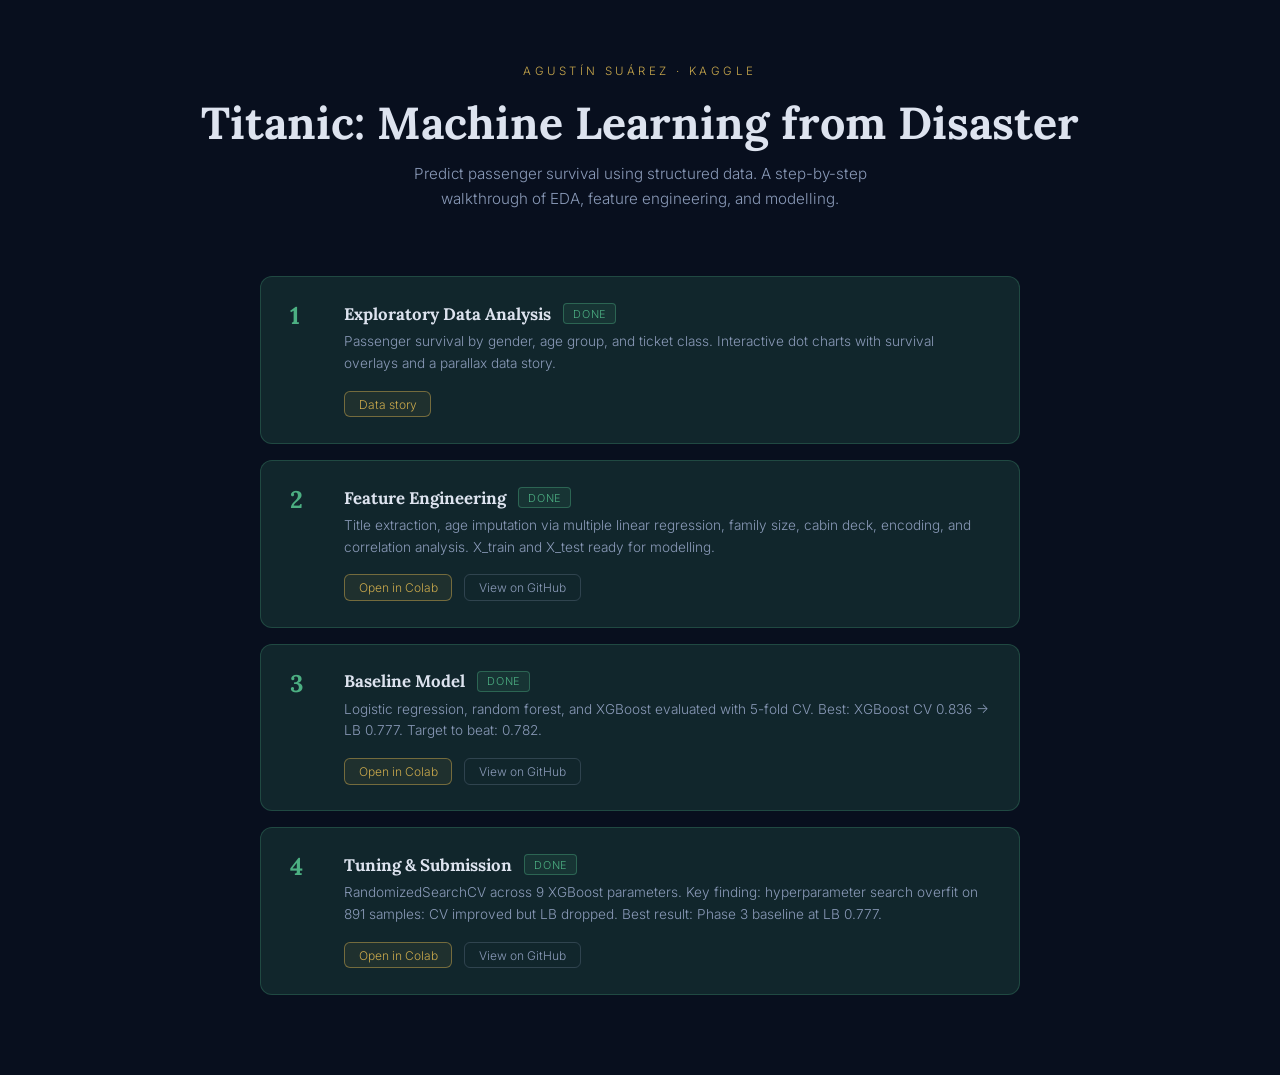
<file: docs/index.html>
<!DOCTYPE html>
<html lang="en">
<head>
  <meta charset="UTF-8">
  <meta name="viewport" content="width=device-width, initial-scale=1.0">
  <title>Titanic: Machine Learning from Disaster</title>
  <link rel="preconnect" href="https://fonts.googleapis.com">
  <link rel="preconnect" href="https://fonts.gstatic.com" crossorigin>
  <link href="https://fonts.googleapis.com/css2?family=Lora:wght@700&family=Inter:wght@300;400;500&display=swap" rel="stylesheet">
  <style>
    :root {
      --navy: #080f1e; --navy-mid: #0e1f3a;
      --gold: #c9a84c; --gold-dim: rgba(201,168,76,0.18);
      --text: #dde3ef; --text-dim: #8a9ab8;
      --done: #4caf82; --done-dim: rgba(76,175,130,0.15);
      --wip: #c9a84c; --wip-dim: rgba(201,168,76,0.12);
      --todo: #3a4a6b; --todo-dim: rgba(58,74,107,0.3);
    }
    *, *::before, *::after { margin: 0; padding: 0; box-sizing: border-box; }
    body {
      background: var(--navy); color: var(--text);
      font-family: 'Inter', sans-serif; font-weight: 300;
      min-height: 100vh; display: flex; flex-direction: column;
      align-items: center; padding: 4rem 2rem 5rem;
    }
    .eyebrow {
      font-size: 0.72rem; letter-spacing: 0.3em; text-transform: uppercase;
      color: var(--gold); margin-bottom: 1rem; text-align: center;
    }
    h1 {
      font-family: 'Lora', serif; font-size: clamp(1.8rem, 4vw, 2.8rem);
      font-weight: 700; margin-bottom: 0.6rem; text-align: center;
    }
    .sub {
      color: var(--text-dim); font-size: 0.95rem; margin-bottom: 4rem;
      max-width: 520px; text-align: center; line-height: 1.7;
    }
    .phases {
      width: 100%; max-width: 760px;
      display: flex; flex-direction: column; gap: 1rem;
    }
    .phase {
      border-radius: 12px; padding: 1.6rem 1.8rem;
      display: flex; align-items: flex-start; gap: 1.4rem;
      border: 1px solid transparent;
    }
    .phase.done   { background: var(--done-dim); border-color: rgba(76,175,130,0.25); }
    .phase.wip    { background: var(--wip-dim);  border-color: rgba(201,168,76,0.3); }
    .phase.todo   { background: var(--todo-dim); border-color: rgba(58,74,107,0.5); opacity: 0.6; }

    .phase-num {
      font-family: 'Lora', serif; font-size: 1.5rem; font-weight: 700;
      line-height: 1; min-width: 2rem; padding-top: 0.1rem;
    }
    .done  .phase-num { color: var(--done); }
    .wip   .phase-num { color: var(--gold); }
    .todo  .phase-num { color: var(--text-dim); }

    .phase-body { flex: 1; display: flex; flex-direction: column; gap: 0.4rem; }
    .phase-header { display: flex; align-items: center; gap: 0.75rem; flex-wrap: wrap; }
    .phase-title {
      font-family: 'Lora', serif; font-size: 1.05rem; font-weight: 700;
    }
    .badge {
      font-size: 0.68rem; text-transform: uppercase; letter-spacing: 0.07em;
      border-radius: 4px; padding: 0.15rem 0.55rem; border: 1px solid;
    }
    .badge-done { color: var(--done); border-color: rgba(76,175,130,0.4); background: rgba(76,175,130,0.1); }
    .badge-wip  { color: var(--gold); border-color: rgba(201,168,76,0.4); background: rgba(201,168,76,0.1); }
    .badge-todo { color: var(--text-dim); border-color: rgba(138,154,184,0.3); background: transparent; }

    .phase-desc {
      font-size: 0.85rem; color: var(--text-dim); line-height: 1.6;
    }
    .phase-links {
      display: flex; gap: 0.75rem; flex-wrap: wrap; margin-top: 0.6rem;
    }
    .link-btn {
      font-size: 0.75rem; text-decoration: none; padding: 0.3rem 0.85rem;
      border-radius: 6px; border: 1px solid; transition: background 0.2s, border-color 0.2s;
      display: inline-flex; align-items: center; gap: 0.4rem;
    }
    .link-btn.primary {
      color: var(--gold); border-color: rgba(201,168,76,0.5);
      background: rgba(201,168,76,0.08);
    }
    .link-btn.primary:hover { background: rgba(201,168,76,0.18); border-color: var(--gold); }
    .link-btn.secondary {
      color: var(--text-dim); border-color: rgba(138,154,184,0.25);
      background: transparent;
    }
    .link-btn.secondary:hover { background: rgba(255,255,255,0.05); color: var(--text); }
  </style>
</head>
<body>
  <p class="eyebrow">Agustín Suárez · Kaggle</p>
  <h1>Titanic: Machine Learning from Disaster</h1>
  <p class="sub">Predict passenger survival using structured data. A step-by-step walkthrough of EDA, feature engineering, and modelling.</p>

  <div class="phases">

    <div class="phase done">
      <div class="phase-num">1</div>
      <div class="phase-body">
        <div class="phase-header">
          <span class="phase-title">Exploratory Data Analysis</span>
          <span class="badge badge-done">Done</span>
        </div>
        <p class="phase-desc">Passenger survival by gender, age group, and ticket class. Interactive dot charts with survival overlays and a parallax data story.</p>
        <div class="phase-links">
          <a class="link-btn primary" href="titanic/">Data story</a>
        </div>
      </div>
    </div>

    <div class="phase done">
      <div class="phase-num">2</div>
      <div class="phase-body">
        <div class="phase-header">
          <span class="phase-title">Feature Engineering</span>
          <span class="badge badge-done">Done</span>
        </div>
        <p class="phase-desc">Title extraction, age imputation via multiple linear regression, family size, cabin deck, encoding, and correlation analysis. X_train and X_test ready for modelling.</p>
        <div class="phase-links">
          <a class="link-btn primary" href="https://colab.research.google.com/github/jibion/kaggle-titanic/blob/master/titanic/notebooks/02_feature_engineering.ipynb" target="_blank" rel="noopener">Open in Colab</a>
          <a class="link-btn secondary" href="https://github.com/jibion/kaggle-titanic/blob/master/titanic/notebooks/02_feature_engineering.ipynb" target="_blank" rel="noopener">View on GitHub</a>
        </div>
      </div>
    </div>

    <div class="phase done">
      <div class="phase-num">3</div>
      <div class="phase-body">
        <div class="phase-header">
          <span class="phase-title">Baseline Model</span>
          <span class="badge badge-done">Done</span>
        </div>
        <p class="phase-desc">Logistic regression, random forest, and XGBoost evaluated with 5-fold CV. Best: XGBoost CV 0.836 → LB 0.777. Target to beat: 0.782.</p>
        <div class="phase-links">
          <a class="link-btn primary" href="https://colab.research.google.com/github/jibion/kaggle-titanic/blob/master/titanic/notebooks/03_baseline.ipynb" target="_blank" rel="noopener">Open in Colab</a>
          <a class="link-btn secondary" href="https://github.com/jibion/kaggle-titanic/blob/master/titanic/notebooks/03_baseline.ipynb" target="_blank" rel="noopener">View on GitHub</a>
        </div>
      </div>
    </div>

    <div class="phase done">
      <div class="phase-num">4</div>
      <div class="phase-body">
        <div class="phase-header">
          <span class="phase-title">Tuning &amp; Submission</span>
          <span class="badge badge-done">Done</span>
        </div>
        <p class="phase-desc">RandomizedSearchCV across 9 XGBoost parameters. Key finding: hyperparameter search overfit on 891 samples: CV improved but LB dropped. Best result: Phase 3 baseline at LB 0.777.</p>
        <div class="phase-links">
          <a class="link-btn primary" href="https://colab.research.google.com/github/jibion/kaggle-titanic/blob/master/titanic/notebooks/04_tuning.ipynb" target="_blank" rel="noopener">Open in Colab</a>
          <a class="link-btn secondary" href="https://github.com/jibion/kaggle-titanic/blob/master/titanic/notebooks/04_tuning.ipynb" target="_blank" rel="noopener">View on GitHub</a>
        </div>
      </div>
    </div>

  </div>
</body>
</html>
</file>
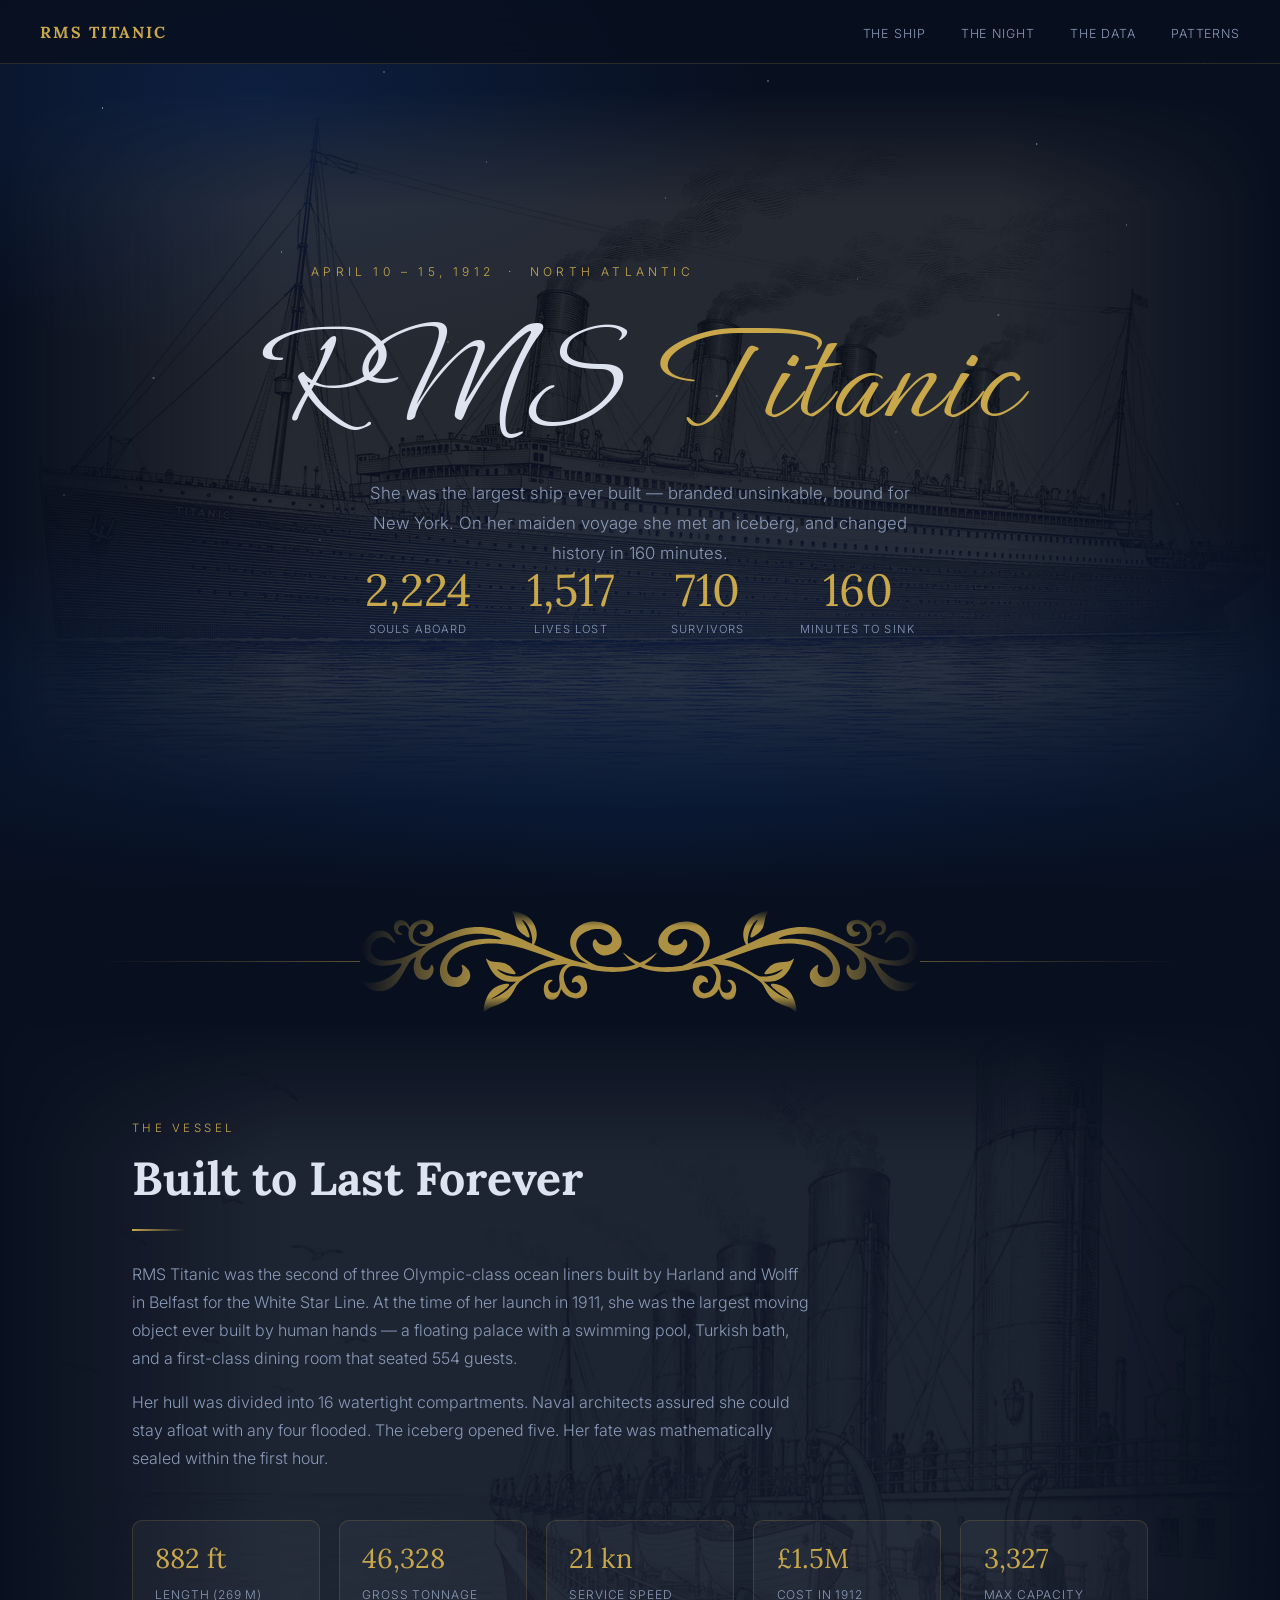
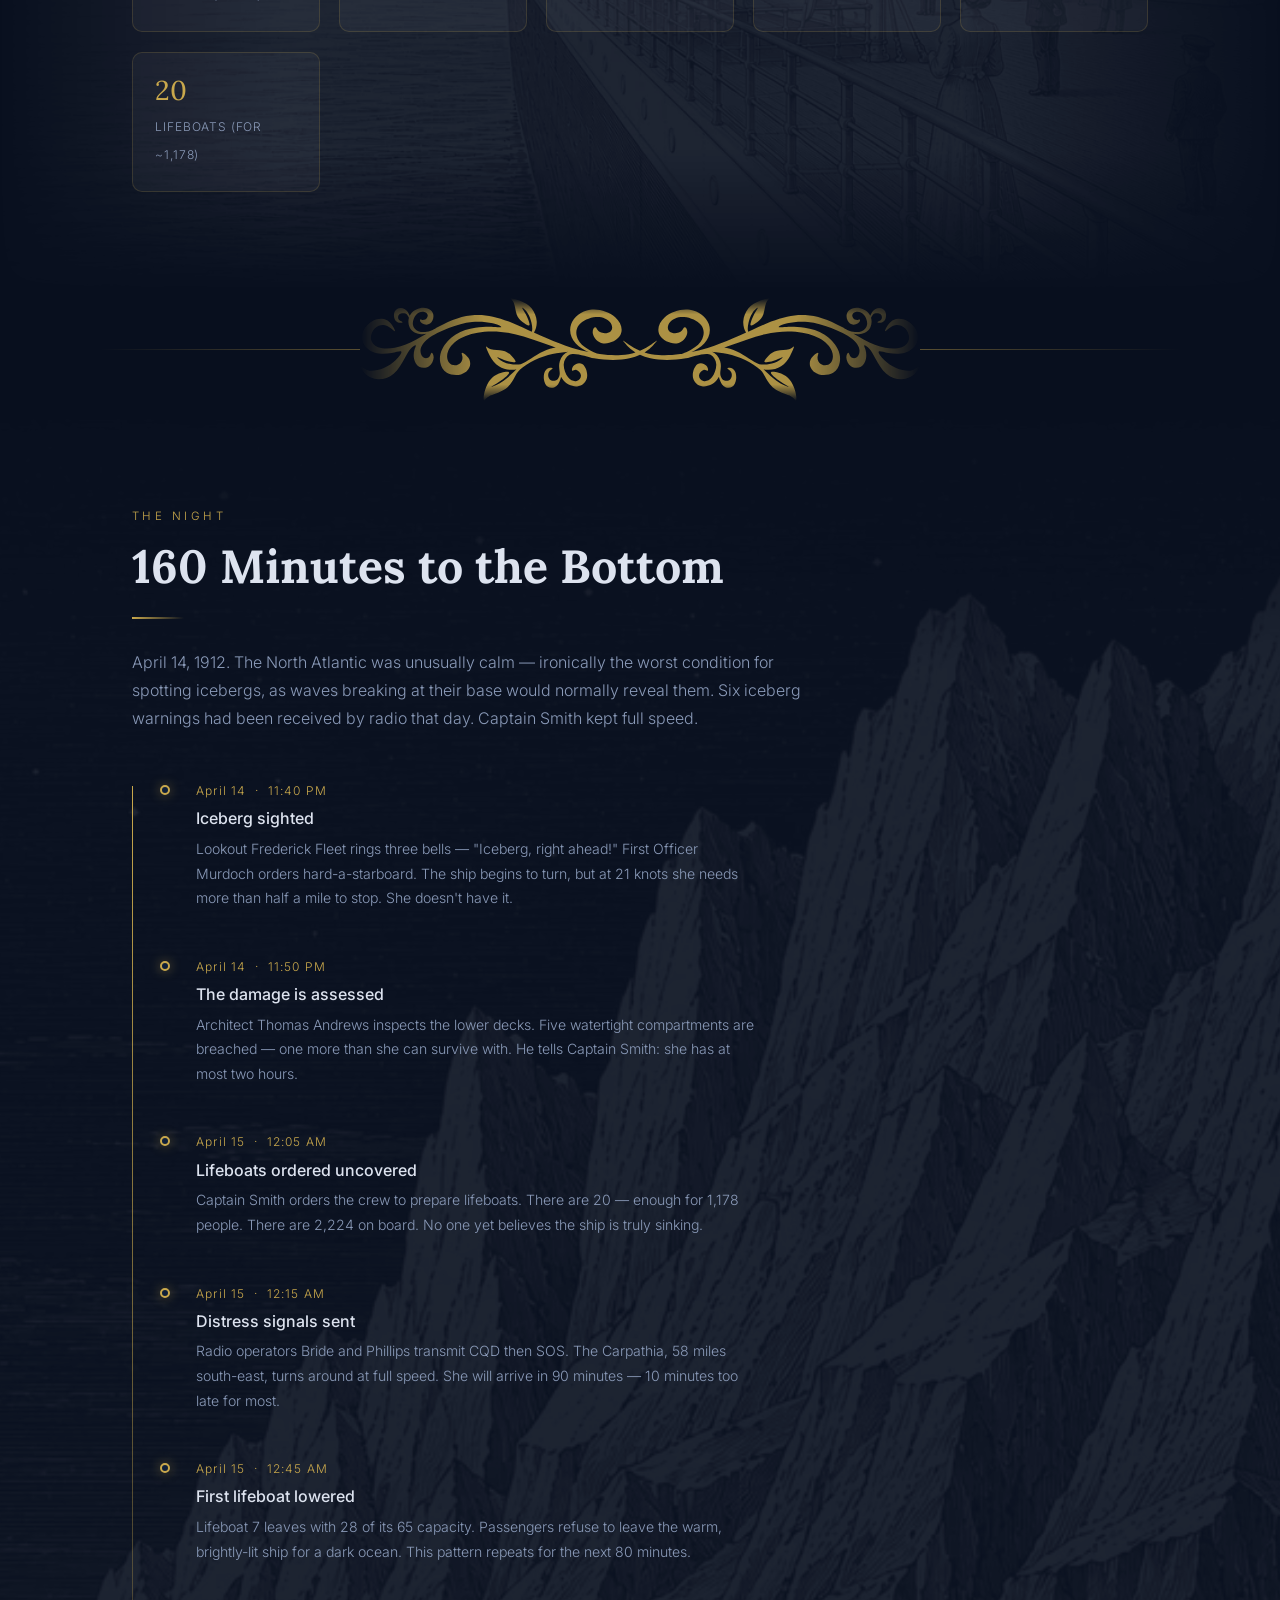
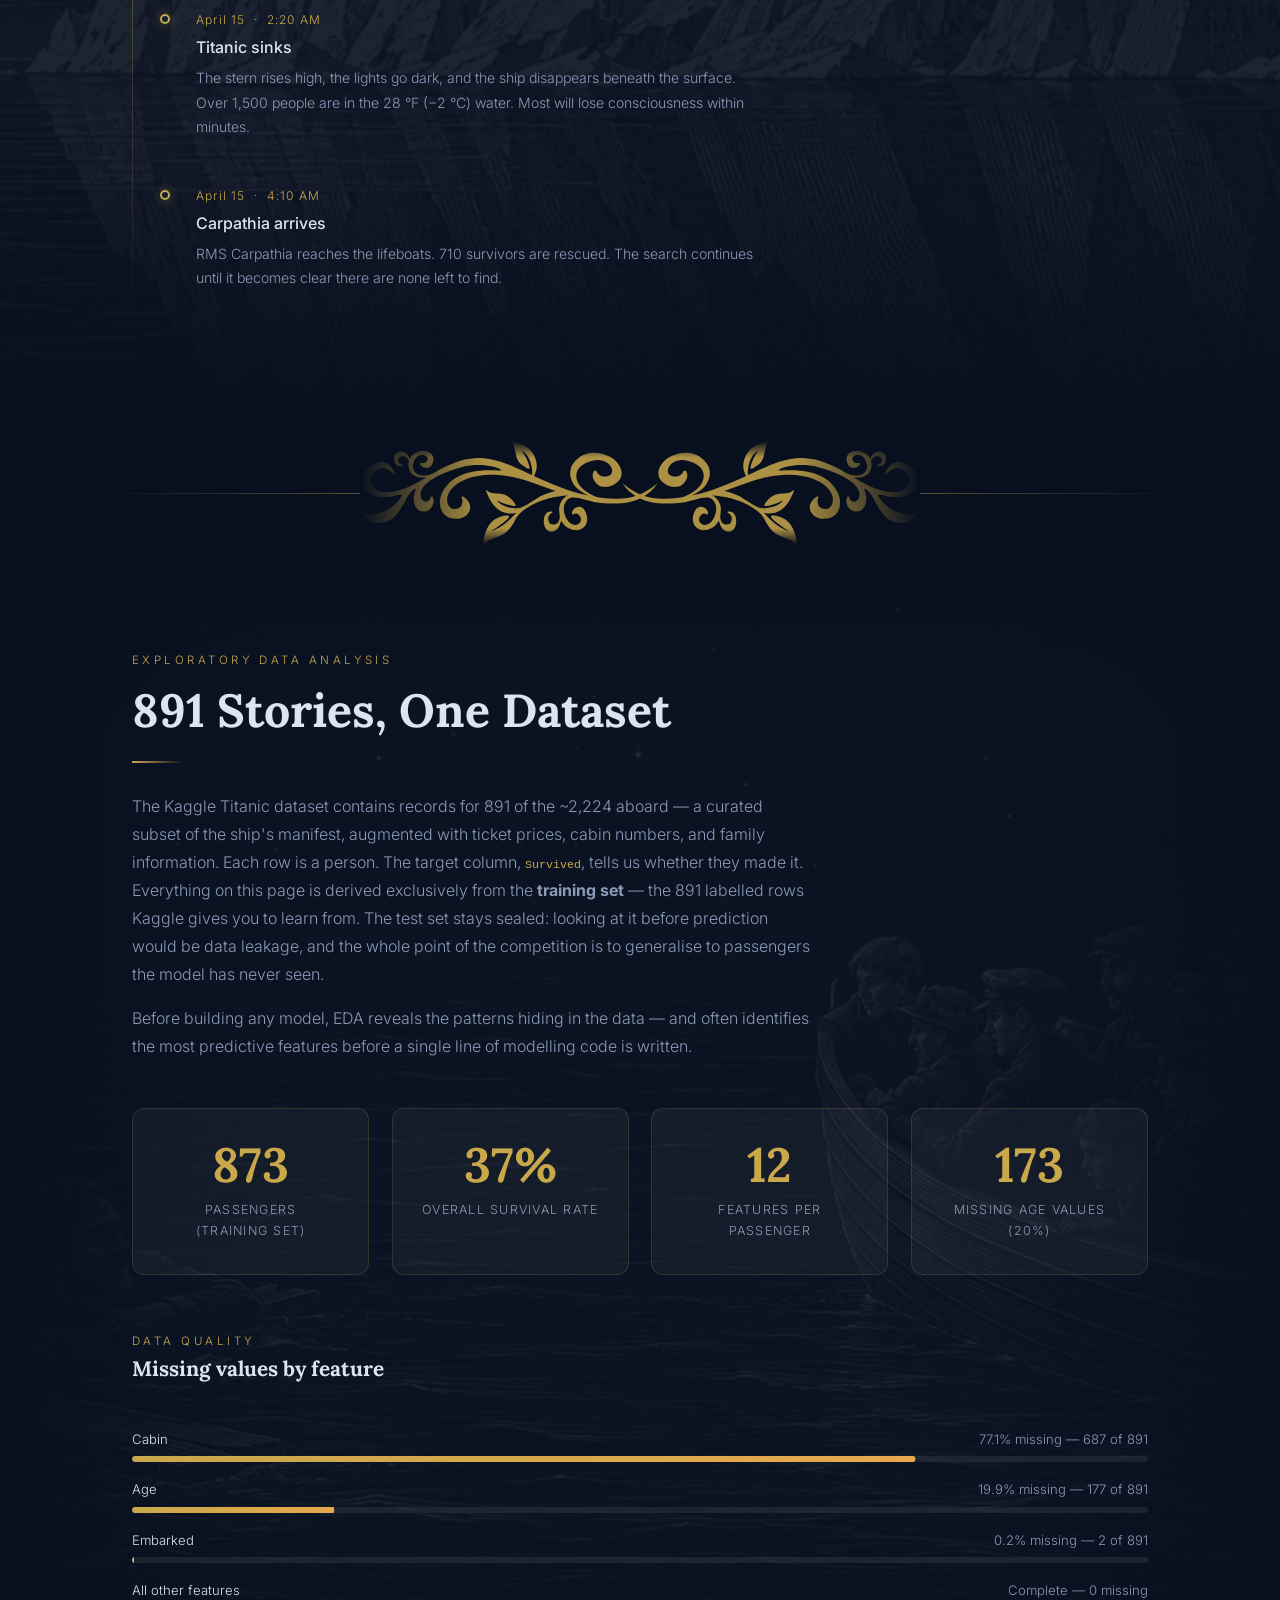
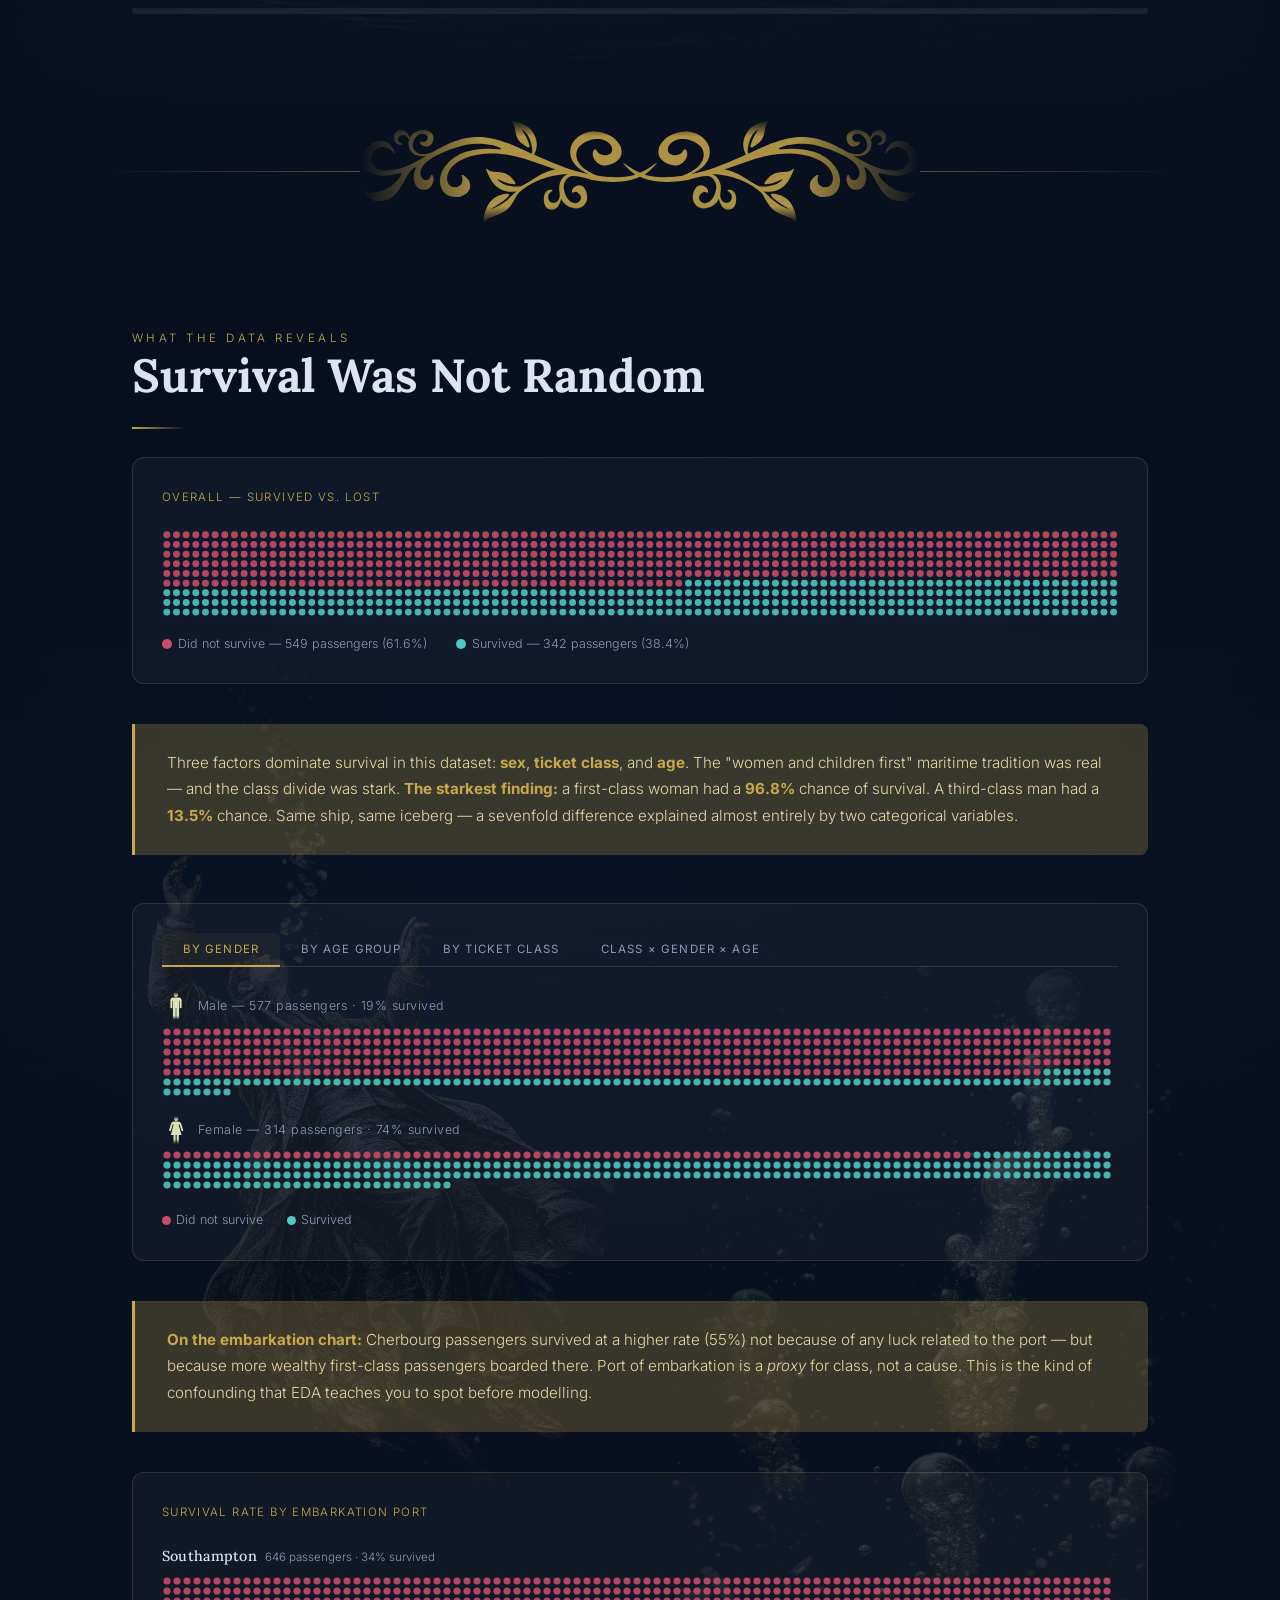
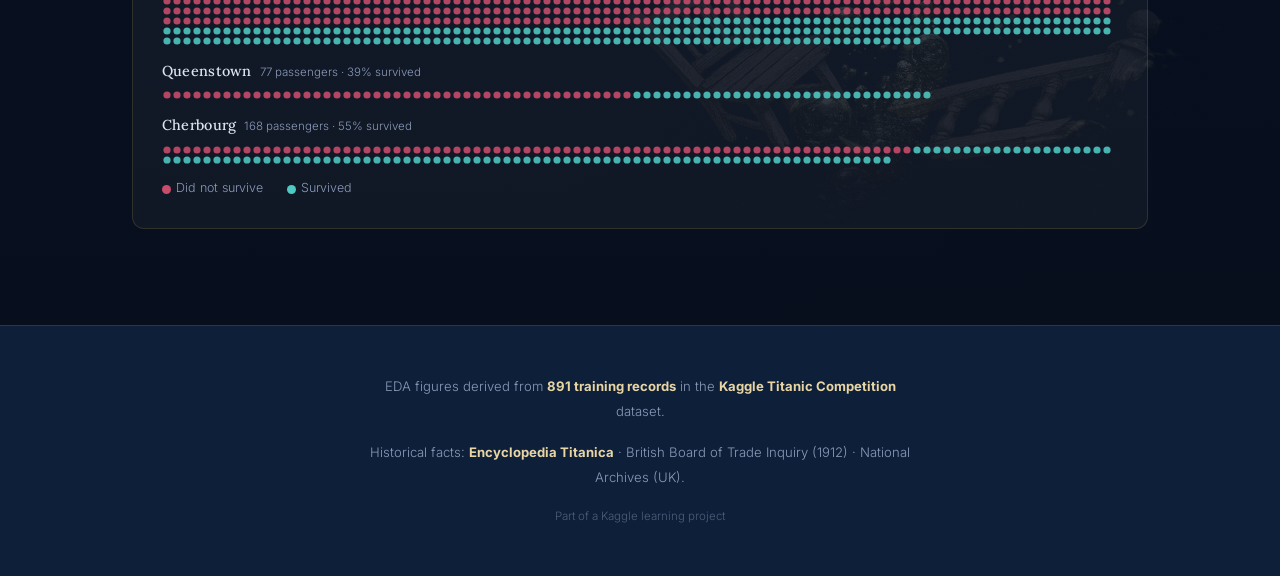
<file: docs/titanic/index.html>
<!DOCTYPE html>
<html lang="en">
<head>
  <meta charset="UTF-8">
  <meta name="viewport" content="width=device-width, initial-scale=1.0">
  <title>RMS Titanic — Data Story</title>
  <link rel="preconnect" href="https://fonts.googleapis.com">
  <link rel="preconnect" href="https://fonts.gstatic.com" crossorigin>
  <link href="https://fonts.googleapis.com/css2?family=Ephesis&family=Lora:ital,wght@0,400;0,600;0,700;1,400;1,600;1,700&family=Inter:wght@300;400;500&display=swap" rel="stylesheet">
  <link rel="preload" href="assets/titanic.webp" as="image">
  <link rel="stylesheet" href="style.css">
</head>
<body>

<!-- ░░ NAV ░░░░░░░░░░░░░░░░░░░░░░░░░░░░░░░░░░░░░░░░░░░░ -->
<nav>
  <a class="nav-logo" href="#hero">RMS Titanic</a>
  <ul>
    <li><a href="#ship">The Ship</a></li>
    <li><a href="#night">The Night</a></li>
    <li><a href="#eda">The Data</a></li>
    <li><a href="#patterns">Patterns</a></li>
  </ul>
</nav>

<!-- ░░ HERO ░░░░░░░░░░░░░░░░░░░░░░░░░░░░░░░░░░░░░░░░░░░ -->
<section id="hero" style="padding:0; max-width:none; margin:0;">
  <div class="stars"></div>

  <!-- ░ Titanic AI illustration ░ -->
  <img src="assets/titanic.webp" aria-hidden="true"
       style="position:absolute;top:10%;pointer-events:none;
              filter:brightness(0.28) contrast(0.9) blur(0.1px);
              mix-blend-mode:lighten;opacity:0.42;">

  <div class="hero-content">
    <p class="hero-eyebrow">April 10 – 15, 1912 &nbsp;·&nbsp; North Atlantic</p>
    <h1 class="hero-title">RMS <em>Titanic</em></h1>
    <p class="hero-sub">
      She was the largest ship ever built — branded unsinkable, bound for New York.
      On her maiden voyage she met an iceberg, and changed history in 160 minutes.
    </p>
    <div class="hero-stats">
      <div class="hero-stat">
        <span class="h-num" data-count="2224">0</span>
        <span class="h-label">Souls aboard</span>
      </div>
      <div class="hero-stat">
        <span class="h-num" data-count="1517">0</span>
        <span class="h-label">Lives lost</span>
      </div>
      <div class="hero-stat">
        <span class="h-num" data-count="710">0</span>
        <span class="h-label">Survivors</span>
      </div>
      <div class="hero-stat">
        <span class="h-num" data-count="160">0</span>
        <span class="h-label">Minutes to sink</span>
      </div>
    </div>
  </div>
  <div class="scroll-cue" id="scrollCue" onclick="document.getElementById('ship').scrollIntoView({behavior:'smooth'})">
    <span class="scroll-label">Scroll to explore</span>
    <div class="scroll-mouse">
      <!-- pulsing rings -->
      <div class="scroll-ring"></div>
      <div class="scroll-ring"></div>
      <!-- mouse body -->
      <svg width="26" height="40" viewBox="0 0 26 40" fill="none" xmlns="http://www.w3.org/2000/svg">
        <rect x="1" y="1" width="24" height="38" rx="12" stroke="#c9a84c" stroke-width="1.5"/>
        <line x1="13" y1="1" x2="13" y2="13" stroke="#c9a84c" stroke-width="1.5"/>
        <rect class="scroll-wheel" x="10" y="7" width="6" height="8" rx="3" fill="#c9a84c"/>
      </svg>
    </div>
    <!-- cascading chevrons -->
    <svg class="scroll-chevrons" width="22" height="28" viewBox="0 0 22 28" fill="none">
      <polyline points="3,2 11,9 19,2"  stroke="#c9a84c" stroke-width="1.5" stroke-linecap="round" stroke-linejoin="round"/>
      <polyline points="3,11 11,18 19,11" stroke="#c9a84c" stroke-width="1.5" stroke-linecap="round" stroke-linejoin="round"/>
      <polyline points="3,20 11,27 19,20" stroke="#c9a84c" stroke-width="1.5" stroke-linecap="round" stroke-linejoin="round"/>
    </svg>
  </div>
  <div class="hero-fade"></div>
</section>

<div class="section-divider" aria-hidden="true">
  <div class="div-line"></div>
  <img src="assets/divider.svg" alt="">
  <div class="div-line"></div>
</div>

<!-- ░░ THE SHIP ░░░░░░░░░░░░░░░░░░░░░░░░░░░░░░░░░░░░░░░ -->
<div class="band band--dark" id="ship">

  <!-- ░ Ship deck scene ░ -->
  <img src="assets/ship-deck.webp" aria-hidden="true" loading="lazy"
       style="position:absolute;transform:scaleX(-1);width:100%;height:100%;object-fit:cover;pointer-events:none;
              filter: brightness(0.38) contrast(0.85) blur(0.1px);
              mix-blend-mode:screen;opacity:0.22;">

  <div class="inner reveal">
    <p class="label">The Vessel</p>
    <h2>Built to Last Forever</h2>
    <div class="rule"></div>
    <p>
      RMS Titanic was the second of three Olympic-class ocean liners built by Harland and Wolff
      in Belfast for the White Star Line. At the time of her launch in 1911, she was the largest
      moving object ever built by human hands — a floating palace with a swimming pool, Turkish bath,
      and a first-class dining room that seated 554 guests.
    </p>
    <p>
      Her hull was divided into 16 watertight compartments. Naval architects assured she could stay
      afloat with any four flooded. The iceberg opened five. Her fate was mathematically sealed
      within the first hour.
    </p>
    <div class="spec-grid reveal-stagger">
      <div class="spec-card">
        <span class="spec-val">882 ft</span>
        <span class="spec-lbl">Length (269 m)</span>
      </div>
      <div class="spec-card">
        <span class="spec-val">46,328</span>
        <span class="spec-lbl">Gross tonnage</span>
      </div>
      <div class="spec-card">
        <span class="spec-val">21 kn</span>
        <span class="spec-lbl">Service speed</span>
      </div>
      <div class="spec-card">
        <span class="spec-val">£1.5M</span>
        <span class="spec-lbl">Cost in 1912</span>
      </div>
      <div class="spec-card">
        <span class="spec-val">3,327</span>
        <span class="spec-lbl">Max capacity</span>
      </div>
      <div class="spec-card">
        <span class="spec-val">20</span>
        <span class="spec-lbl">Lifeboats (for ~1,178)</span>
      </div>
    </div>
  </div>
</div>

<div class="section-divider" aria-hidden="true">
  <div class="div-line"></div>
  <img src="assets/divider.svg" alt="">
  <div class="div-line"></div>
</div>

<!-- ░░ THE NIGHT ░░░░░░░░░░░░░░░░░░░░░░░░░░░░░░░░░░░░░░ -->
<div class="band band--dark" id="night">

  <!-- ░ Iceberg ░ -->
  <img src="assets/iceberg.webp" aria-hidden="true" loading="lazy"
       style="position:absolute;left:50%;top:50%;transform:translate(-50%,-50%);height:100%;width:auto;pointer-events:none;
              filter:brightness(0.38) contrast(0.95) blur(0.3px);
              mix-blend-mode:screen;opacity:0.22;">

  <div class="inner">
    <p class="label reveal">The Night</p>
    <h2 class="reveal">160 Minutes to the Bottom</h2>
    <div class="rule reveal"></div>
    <p class="reveal">
      April 14, 1912. The North Atlantic was unusually calm — ironically the worst condition for
      spotting icebergs, as waves breaking at their base would normally reveal them. Six iceberg
      warnings had been received by radio that day. Captain Smith kept full speed.
    </p>

    <div class="timeline">
      <div class="tl-item reveal">
        <div class="tl-time">April 14 &nbsp;·&nbsp; 11:40 PM</div>
        <div class="tl-event">Iceberg sighted</div>
        <div class="tl-detail">Lookout Frederick Fleet rings three bells — "Iceberg, right ahead!" First Officer Murdoch orders hard-a-starboard. The ship begins to turn, but at 21 knots she needs more than half a mile to stop. She doesn't have it.</div>
      </div>
      <div class="tl-item reveal">
        <div class="tl-time">April 14 &nbsp;·&nbsp; 11:50 PM</div>
        <div class="tl-event">The damage is assessed</div>
        <div class="tl-detail">Architect Thomas Andrews inspects the lower decks. Five watertight compartments are breached — one more than she can survive with. He tells Captain Smith: she has at most two hours.</div>
      </div>
      <div class="tl-item reveal">
        <div class="tl-time">April 15 &nbsp;·&nbsp; 12:05 AM</div>
        <div class="tl-event">Lifeboats ordered uncovered</div>
        <div class="tl-detail">Captain Smith orders the crew to prepare lifeboats. There are 20 — enough for 1,178 people. There are 2,224 on board. No one yet believes the ship is truly sinking.</div>
      </div>
      <div class="tl-item reveal">
        <div class="tl-time">April 15 &nbsp;·&nbsp; 12:15 AM</div>
        <div class="tl-event">Distress signals sent</div>
        <div class="tl-detail">Radio operators Bride and Phillips transmit CQD then SOS. The Carpathia, 58 miles south-east, turns around at full speed. She will arrive in 90 minutes — 10 minutes too late for most.</div>
      </div>
      <div class="tl-item reveal">
        <div class="tl-time">April 15 &nbsp;·&nbsp; 12:45 AM</div>
        <div class="tl-event">First lifeboat lowered</div>
        <div class="tl-detail">Lifeboat 7 leaves with 28 of its 65 capacity. Passengers refuse to leave the warm, brightly-lit ship for a dark ocean. This pattern repeats for the next 80 minutes.</div>
      </div>
      <div class="tl-item reveal">
        <div class="tl-time">April 15 &nbsp;·&nbsp; 2:20 AM</div>
        <div class="tl-event">Titanic sinks</div>
        <div class="tl-detail">The stern rises high, the lights go dark, and the ship disappears beneath the surface. Over 1,500 people are in the 28 °F (−2 °C) water. Most will lose consciousness within minutes.</div>
      </div>
      <div class="tl-item reveal">
        <div class="tl-time">April 15 &nbsp;·&nbsp; 4:10 AM</div>
        <div class="tl-event">Carpathia arrives</div>
        <div class="tl-detail">RMS Carpathia reaches the lifeboats. 710 survivors are rescued. The search continues until it becomes clear there are none left to find.</div>
      </div>
    </div>
  </div>
</div>

<div class="section-divider" aria-hidden="true">
  <div class="div-line"></div>
  <img src="assets/divider.svg" alt="">
  <div class="div-line"></div>
</div>

<!-- ░░ THE DATASET ░░░░░░░░░░░░░░░░░░░░░░░░░░░░░░░░░░░░ -->
<div class="band band--dark" id="eda">

  <!-- ░ Disaster survivors scene ░ -->
  <img src="assets/survivors.webp" aria-hidden="true" loading="lazy"
       style="position:absolute;left:50%;top:50%;transform:translate(-50%,-50%);width:100%;height:100%;object-fit:cover;pointer-events:none;
              filter:brightness(0.538) contrast(0.95) blur(0.1px);
              mix-blend-mode:screen;opacity:0.22;">

  <div class="inner">
    <p class="label reveal">Exploratory Data Analysis</p>
    <h2 class="reveal">891 Stories, One Dataset</h2>
    <div class="rule reveal"></div>
    <p class="reveal">
      The Kaggle Titanic dataset contains records for 891 of the ~2,224 aboard — a curated subset
      of the ship's manifest, augmented with ticket prices, cabin numbers, and family information.
      Each row is a person. The target column, <code style="color:var(--gold);font-size:0.9em">Survived</code>,
      tells us whether they made it. Everything on this page is derived exclusively from the
      <strong>training set</strong> — the 891 labelled rows Kaggle gives you to learn from.
      The test set stays sealed: looking at it before prediction would be data leakage, and the
      whole point of the competition is to generalise to passengers the model has never seen.
    </p>
    <p class="reveal">
      Before building any model, EDA reveals the patterns hiding in the data — and often identifies
      the most predictive features before a single line of modelling code is written.
    </p>

    <div class="stat-grid reveal-stagger">
      <div class="stat-card">
        <div class="stat-num" data-count="891" data-suffix="">0</div>
        <div class="stat-lbl">Passengers <br />(training set)</div>
      </div>
      <div class="stat-card">
        <div class="stat-num" data-count="38" data-suffix="%">0</div>
        <div class="stat-lbl">Overall survival rate</div>
      </div>
      <div class="stat-card">
        <div class="stat-num" data-count="12" data-suffix="">0</div>
        <div class="stat-lbl">Features per passenger</div>
      </div>
      <div class="stat-card">
        <div class="stat-num" data-count="177" data-suffix="">0</div>
        <div class="stat-lbl">Missing age values (20%)</div>
      </div>
    </div>

    <!-- missing data bars -->
    <div style="margin-top:3.5rem" class="reveal">
      <p class="label">Data quality</p>
      <h3 style="font-family:'Lora',serif;font-size:1.3rem;margin-bottom:0.5rem;">Missing values by feature</h3>
      <div class="missing-grid" id="missing-bars">
        <div class="missing-row">
          <div class="missing-meta">
            <span class="missing-feature">Cabin</span>
            <span class="missing-pct">77.1% missing — 687 of 891</span>
          </div>
          <div class="bar-track"><div class="bar-fill" data-w="0.771"></div></div>
        </div>
        <div class="missing-row">
          <div class="missing-meta">
            <span class="missing-feature">Age</span>
            <span class="missing-pct">19.9% missing — 177 of 891</span>
          </div>
          <div class="bar-track"><div class="bar-fill" data-w="0.199"></div></div>
        </div>
        <div class="missing-row">
          <div class="missing-meta">
            <span class="missing-feature">Embarked</span>
            <span class="missing-pct">0.2% missing — 2 of 891</span>
          </div>
          <div class="bar-track"><div class="bar-fill" data-w="0.002"></div></div>
        </div>
        <div class="missing-row">
          <div class="missing-meta">
            <span class="missing-feature">All other features</span>
            <span class="missing-pct">Complete — 0 missing</span>
          </div>
          <div class="bar-track"><div class="bar-fill" data-w="0"></div></div>
        </div>
      </div>
    </div>
  </div>
</div>

<div class="section-divider" aria-hidden="true">
  <div class="div-line"></div>
  <img src="assets/divider.svg" alt="">
  <div class="div-line"></div>
</div>

<!-- ░░ PATTERNS ░░░░░░░░░░░░░░░░░░░░░░░░░░░░░░░░░░░░░░░ -->
<div class="band" id="patterns">


  <!-- ░░ FLOATING UNDERWATER ELEMENTS (parallax) ░░ -->

  <!-- Sinking figure — large background layer, behind everything -->
  <div class="sea-float" data-speed="0.08"
       style="left:0%;top:-2%;width:55%;max-width:780px;opacity:0;transition:opacity 0.5s;z-index:0;" data-final-opacity="0.3">
    <img src="assets/uw-figure.webp" alt="" loading="lazy" style="width:100%;transform:scaleX(-1);
         filter:brightness(0.38) contrast(0.9) blur(0.1px);">
  </div>

  <!-- Bubbles — right side, upper area, above debris -->
  <div class="sea-float" data-speed="0.14"
       style="right:3%;top:-4%;max-width:600px;opacity:0;transition:opacity 0.5s;z-index:0;" data-final-opacity="0.42">
    <img src="assets/uw-bubbles.webp" alt="" loading="lazy" style="width:100%;
         filter:brightness(0.40) contrast(0.9) blur(0.4px);">
  </div>

  <!-- Debris — right side, lower area, below bubbles -->
  <div class="sea-float" data-speed="0.08"
       style="right:0%;top:38%;width:66%;max-width:880px;opacity:0;transition:opacity 0.5s;z-index:0;" data-final-opacity="0.22">
    <img src="assets/uw-debris.webp" alt="" loading="lazy" style="width:100%;
         filter:brightness(0.30) contrast(0.82) blur(0.5px);">
  </div>



  <div class="inner">
    <p class="label reveal">What the data reveals</p>
    <h2 class="reveal">Survival Was Not Random</h2>
    <div class="rule reveal"></div>

    <div class="chart-card reveal" style="margin-bottom:2rem;">
      <div class="chart-title">Overall — survived vs. lost</div>
      <canvas id="cOverall"></canvas>
    </div>

    <div class="insight reveal">
      <p>
        Three factors dominate survival in this dataset: <strong>sex</strong>,
        <strong>ticket class</strong>, and <strong>age</strong>. The "women and children first" 
        maritime tradition was real — and the class divide was stark. <strong>The starkest finding:</strong> a first-class woman had a <strong>96.8%</strong> chance of
        survival. A third-class man had a <strong>13.5%</strong> chance. Same ship, same iceberg — a
        sevenfold difference explained almost entirely by two categorical variables.
      </p>
    </div>

    <div class="chart-grid">
      <div class="chart-card reveal" style="grid-column:1/-1;">
        <div class="chart-tabs">
          <button class="ctab ctab-active" data-panel="gender">By Gender</button>
          <button class="ctab" data-panel="age">By Age Group</button>
          <button class="ctab" data-panel="class">By Ticket Class</button>
          <button class="ctab" data-panel="matrix">Class × Gender × Age</button>
        </div>
        <div id="panel-gender" class="tab-panel tab-panel-active">
          <canvas id="cGender"></canvas>
        </div>
        <div id="panel-age" class="tab-panel">
          <canvas id="cAge"></canvas>
        </div>
        <div id="panel-class" class="tab-panel">
          <canvas id="cClass"></canvas>
        </div>
        <div id="panel-matrix" class="tab-panel">
          <canvas id="cMatrix"></canvas>
        </div>
      </div>
    </div>

    <div class="insight reveal" style="margin-top:2.5rem;">
      <p>
        <strong>On the embarkation chart:</strong> Cherbourg passengers survived at a higher rate (55%)
        not because of any luck related to the port — but because more wealthy first-class passengers
        boarded there. Port of embarkation is a <em>proxy</em> for class, not a cause.
        This is the kind of confounding that EDA teaches you to spot before modelling.
      </p>
    </div>

    <div class="chart-card reveal" style="margin-top:2rem;">
      <div class="chart-title">Survival rate by embarkation port</div>
      <canvas id="cEmbarked"></canvas>
    </div>
  </div>
</div>

<!-- ░░ FOOTER ░░░░░░░░░░░░░░░░░░░░░░░░░░░░░░░░░░░░░░░░░ -->
<footer>
  <p>
    EDA figures derived from <strong>891 training records</strong> in the
    <strong>Kaggle Titanic Competition</strong> dataset.
  </p>
  <p>
    Historical facts: <strong>Encyclopedia Titanica</strong> ·
    British Board of Trade Inquiry (1912) ·
    National Archives (UK).
  </p>
  <p style="margin-top:1rem;font-size:0.72rem;opacity:0.5;">
    Part of a Kaggle learning project
  </p>
</footer>


<!-- ░░ SCRIPTS ░░░░░░░░░░░░░░░░░░░░░░░░░░░░░░░░░░░░░░░░ -->
<script src="passengers.js"></script>
<script src="app.js"></script>
</body>
</html>
</file>
<file: docs/titanic/style.css>
:root {
      --navy:       #080f1e;
      --navy-mid:   #0e1f3a;
      --navy-light: #152d54;
      --gold:       #c9a84c;
      --gold-dim:   rgba(201,168,76,0.25);
      --gold-light: #e8d5a3;
      --teal:       #4ec9c4;
      --rose:       #c94c6b;
      --text:       #dde3ef;
      --text-dim:   #8a9ab8;
      --card:       rgba(255,255,255,0.04);
      --card-hover: rgba(255,255,255,0.07);
      --border:     rgba(201,168,76,0.18);
    }

    *, *::before, *::after { margin: 0; padding: 0; box-sizing: border-box; }
    html { scroll-behavior: smooth; }

    body {
      background: var(--navy);
      color: var(--text);
      font-family: 'Inter', sans-serif;
      font-weight: 300;
      line-height: 1.75;
      overflow-x: hidden;
    }

    /* ─── NAV ─────────────────────────────────────────── */
    nav {
      position: fixed; top: 0; left: 0; right: 0; z-index: 100;
      display: flex; justify-content: space-between; align-items: center;
      padding: 1.1rem 2.5rem;
      background: rgba(8,15,30,0.8);
      backdrop-filter: blur(14px);
      border-bottom: 1px solid var(--border);
      transition: background 0.3s;
    }
    .nav-logo {
      font-family: 'Lora', serif;
      font-size: 1rem; font-weight: 700;
      color: var(--gold); letter-spacing: 0.12em;
      text-decoration: none;
    }
    nav ul { list-style: none; display: flex; gap: 2.2rem; }
    nav a {
      color: var(--text-dim); text-decoration: none;
      font-size: 0.78rem; letter-spacing: 0.07em;
      text-transform: uppercase; transition: color 0.2s;
    }
    nav a:hover { color: var(--gold); }

    /* ─── HERO ────────────────────────────────────────── */
    #hero {
      min-height: 100vh;
      display: flex; flex-direction: column;
      justify-content: center; align-items: center;
      text-align: center; position: relative; overflow: hidden;
      background:
        radial-gradient(ellipse 120% 80% at 50% 100%, #0d2a5c 0%, transparent 65%),
        radial-gradient(ellipse 80% 60% at 20% 10%, #0d1f40 0%, transparent 50%),
        var(--navy);
    }

    /* CSS star field */
    .stars {
      position: absolute; inset: 0; pointer-events: none;
      background-image:
        radial-gradient(1px 1px at  8% 12%, rgba(255,255,255,.9) 0%,transparent 100%),
        radial-gradient(1px 1px at 15%  4%, rgba(255,255,255,.6) 0%,transparent 100%),
        radial-gradient(1px 1px at 22% 28%, rgba(255,255,255,.8) 0%,transparent 100%),
        radial-gradient(1px 1px at 30%  8%, rgba(255,255,255,.7) 0%,transparent 100%),
        radial-gradient(1px 1px at 38% 18%, rgba(255,255,255,.5) 0%,transparent 100%),
        radial-gradient(1px 1px at 45%  3%, rgba(255,255,255,.9) 0%,transparent 100%),
        radial-gradient(1px 1px at 52% 22%, rgba(255,255,255,.6) 0%,transparent 100%),
        radial-gradient(1px 1px at 60%  9%, rgba(255,255,255,.8) 0%,transparent 100%),
        radial-gradient(1px 1px at 67% 31%, rgba(255,255,255,.5) 0%,transparent 100%),
        radial-gradient(1px 1px at 74%  5%, rgba(255,255,255,.7) 0%,transparent 100%),
        radial-gradient(1px 1px at 81% 16%, rgba(255,255,255,.9) 0%,transparent 100%),
        radial-gradient(1px 1px at 88% 25%, rgba(255,255,255,.6) 0%,transparent 100%),
        radial-gradient(1px 1px at 94%  7%, rgba(255,255,255,.8) 0%,transparent 100%),
        radial-gradient(1.5px 1.5px at 12% 42%, rgba(255,255,255,.5) 0%,transparent 100%),
        radial-gradient(1.5px 1.5px at 35% 38%, rgba(201,168,76,.6) 0%,transparent 100%),
        radial-gradient(1.5px 1.5px at 56% 44%, rgba(255,255,255,.7) 0%,transparent 100%),
        radial-gradient(1.5px 1.5px at 78% 35%, rgba(255,255,255,.5) 0%,transparent 100%),
        radial-gradient(1px 1px at  5% 55%, rgba(255,255,255,.4) 0%,transparent 100%),
        radial-gradient(1px 1px at 25% 60%, rgba(255,255,255,.5) 0%,transparent 100%),
        radial-gradient(1px 1px at 48% 52%, rgba(255,255,255,.3) 0%,transparent 100%),
        radial-gradient(1px 1px at 70% 48%, rgba(255,255,255,.6) 0%,transparent 100%),
        radial-gradient(1px 1px at 92% 56%, rgba(255,255,255,.4) 0%,transparent 100%);
      animation: twinkle 8s ease-in-out infinite alternate;
      animation-play-state: var(--anim-state, running);
    }
    @keyframes twinkle {
      0%   { opacity: 0.7; }
      100% { opacity: 1; }
    }

    .hero-fade {
      position: absolute; bottom: 0; left: 0; right: 0; height: 220px;
      background: linear-gradient(to bottom, transparent, var(--navy));
    }

    .hero-content {
      position: relative; z-index: 1;
      padding: 2rem;
    }
    .hero-eyebrow {
      font-size: 0.75rem; letter-spacing: 0.35em;
      text-transform: uppercase; color: var(--gold);
      margin-bottom: 1.5rem;
      opacity: 0; animation: rise 0.9s 0.4s forwards;
    }
    .hero-title {
      font-family: 'Ephesis', cursive;
      font-size: clamp(4.5rem, 11vw, 10rem);
      font-weight: 400; line-height: 1.05;
      letter-spacing: 0.02em;
      margin-bottom: 1.5rem;
      opacity: 0; animation: rise 0.9s 0.7s forwards;
    }
    .hero-title em { color: var(--gold); font-style: normal; }
    .hero-sub {
      max-width: 560px; margin: 0 auto 3.5rem;
      font-size: 1.05rem; color: var(--text-dim); line-height: 1.8;
      opacity: 0; animation: rise 0.9s 1s forwards;
    }
    .hero-stats {
      display: flex; gap: 3.5rem; justify-content: center; flex-wrap: wrap;
      opacity: 0; animation: rise 0.9s 1.3s forwards;
    }
    .hero-stat { text-align: center; }
    .h-num {
      display: block;
      font-family: 'Lora', serif;
      font-size: 2.8rem; color: var(--gold); line-height: 1;
    }
    .h-label {
      display: block; margin-top: 0.4rem;
      font-size: 0.7rem; text-transform: uppercase;
      letter-spacing: 0.1em; color: var(--text-dim);
    }

    .scroll-cue {
      position: absolute; bottom: 2.2rem; left: 50%;
      transform: translateX(-50%);
      display: flex; flex-direction: column; align-items: center; gap: 0.7rem;
      color: var(--gold); cursor: pointer; z-index: 10;
      opacity: 0; animation: fadeIn 1s 2.2s forwards;
      transition: opacity 0.6s ease;
    }
    .scroll-cue.hidden { opacity: 0 !important; pointer-events: none; }
    .scroll-label {
      font-size: 0.65rem; letter-spacing: 0.3em;
      text-transform: uppercase; color: var(--gold);
    }
    /* Mouse icon */
    .scroll-mouse {
      position: relative;
      display: flex; align-items: center; justify-content: center;
    }
    .scroll-mouse svg { display: block; }
    .scroll-wheel {
      animation: wheel-drop 1.8s cubic-bezier(0.4,0,0.6,1) infinite;
      animation-play-state: var(--anim-state, running);
    }
    @keyframes wheel-drop {
      0%   { transform: translateY(0);   opacity: 1; }
      55%  { transform: translateY(9px); opacity: 0; }
      56%  { transform: translateY(0);   opacity: 0; }
      80%  { transform: translateY(0);   opacity: 1; }
      100% { transform: translateY(0);   opacity: 1; }
    }
    /* Pulsing ring */
    .scroll-ring {
      position: absolute;
      width: 58px; height: 58px; border-radius: 50%;
      border: 1px solid rgba(201,168,76,0.5);
      animation: ring-expand 2s ease-out infinite;
      animation-play-state: var(--anim-state, running);
      pointer-events: none;
    }
    .scroll-ring:nth-child(2) { animation-delay: 0.7s; }
    @keyframes ring-expand {
      0%   { transform: scale(0.75); opacity: 0.7; }
      100% { transform: scale(1.7);  opacity: 0; }
    }
    /* Cascading chevrons */
    .scroll-chevrons { display: block; }
    .scroll-chevrons polyline:nth-child(1) { animation: chev 1.8s ease-in-out infinite 0s; animation-play-state: var(--anim-state, running); }
    .scroll-chevrons polyline:nth-child(2) { animation: chev 1.8s ease-in-out infinite 0.22s; animation-play-state: var(--anim-state, running); }
    .scroll-chevrons polyline:nth-child(3) { animation: chev 1.8s ease-in-out infinite 0.44s; animation-play-state: var(--anim-state, running); }
    @keyframes chev {
      0%,100% { opacity: 0.15; }
      50%     { opacity: 1; }
    }

    /* ─── SHARED LAYOUT ───────────────────────────────── */
    .band { width: 100%; position: relative; overflow: hidden; }
    .band--mid  { background: var(--navy-mid); }
    .band--dark { background: var(--navy); }
    .bg-art { position: absolute; inset: 0; pointer-events: none; user-select: none; }

    /* ─── UNDERWATER SECTION ──────────────────────────────── */
    #patterns {
      background:
        radial-gradient(ellipse 80% 40% at 50% 20%, rgba(8,15,30,0.0) 0%, rgba(8,15,30,0.9) 100%),
        radial-gradient(ellipse 100% 60% at 30% 80%, rgba(8,15,30,0.4) 0%, transparent 70%),
        radial-gradient(ellipse 60% 50% at 70% 60%, rgba(8,15,30,0.3) 0%, transparent 60%),
        linear-gradient(180deg,
          #080f1e 0%,
          #040f20 15%,
          #061528 40%,
          #071a30 60%,
          #040e1e 85%,
          #020810 100%);
    }

    /* floating underwater elements */
    .sea-float {
      position: absolute;
      pointer-events: none;
      user-select: none;
      transition: transform 0.05s linear;
      z-index: 1;
    }
    .sea-float img {
      display: block;
      mix-blend-mode: screen;
    }

    /* mask fades directly on the image — edges dissolve into section bg */
    img[src^="assets/"] {
      -webkit-mask-image:
        linear-gradient(to right,  transparent 0%, black 22%, black 78%, transparent 100%),
        linear-gradient(to bottom, transparent 0%, black 16%, black 84%, transparent 100%);
      mask-image:
        linear-gradient(to right,  transparent 0%, black 22%, black 78%, transparent 100%),
        linear-gradient(to bottom, transparent 0%, black 16%, black 84%, transparent 100%);
      -webkit-mask-composite: source-in;
      mask-composite: intersect;
    }

    .inner {
      max-width: 1080px; margin: 0 auto;
      padding: 6rem 2rem;
      position: relative; z-index: 2;
    }

    .label {
      font-size: 0.72rem; letter-spacing: 0.3em;
      text-transform: uppercase; color: var(--gold);
      margin-bottom: 0.8rem;
    }
    h2 {
      font-family: 'Lora', serif;
      font-size: clamp(1.9rem, 4vw, 2.9rem);
      font-weight: 700; line-height: 1.2;
      margin-bottom: 1rem;
    }
    .rule {
      width: 52px; height: 2px;
      background: linear-gradient(to right, var(--gold), transparent);
      margin: 1.4rem 0 1.8rem;
    }
    p { color: var(--text-dim); max-width: 68ch; margin-bottom: 1rem; }
    p:last-of-type { margin-bottom: 0; }

    /* ─── SPEC GRID ───────────────────────────────────── */
    .spec-grid {
      display: grid;
      grid-template-columns: repeat(auto-fill, minmax(180px, 1fr));
      gap: 1.2rem; margin-top: 3rem;
    }
    .spec-card {
      background: var(--card);
      border: 1px solid var(--border);
      border-radius: 10px; padding: 1.5rem 1.4rem;
      transition: transform 0.28s, border-color 0.28s, background 0.28s;
    }
    .spec-card:hover {
      transform: translateY(-5px);
      border-color: var(--gold);
      background: var(--card-hover);
    }
    .spec-val {
      display: block;
      font-family: 'Lora', serif;
      font-size: 1.7rem; color: var(--gold);
      line-height: 1; margin-bottom: 0.45rem;
    }
    .spec-lbl {
      font-size: 0.75rem; text-transform: uppercase;
      letter-spacing: 0.07em; color: var(--text-dim);
    }

    /* ─── TIMELINE ────────────────────────────────────── */
    .timeline {
      position: relative; padding-left: 2rem; margin-top: 3rem;
    }
    .timeline::before {
      content: '';
      position: absolute; left: 0; top: 6px; bottom: 0;
      width: 1px;
      background: linear-gradient(to bottom, var(--gold) 0%, transparent 100%);
    }
    .tl-item {
      position: relative; padding: 0 0 2.8rem 2rem;
    }
    .tl-item::before {
      content: '';
      position: absolute; left: -4.5px; top: 5px;
      width: 10px; height: 10px; border-radius: 50%;
      background: var(--navy-mid);
      border: 2px solid var(--gold);
      box-shadow: 0 0 12px rgba(201,168,76,0.45);
      transition: transform 0.2s, box-shadow 0.2s;
    }
    .tl-item:hover::before {
      transform: scale(1.4);
      box-shadow: 0 0 20px rgba(201,168,76,0.7);
    }
    .tl-time {
      font-size: 0.75rem; letter-spacing: 0.1em;
      color: var(--gold); margin-bottom: 0.2rem;
    }
    .tl-event {
      font-size: 1rem; font-weight: 500;
      color: var(--text); margin-bottom: 0.3rem;
    }
    .tl-detail { font-size: 0.88rem; color: var(--text-dim); max-width: 62ch; }

    /* ─── STAT CARDS ──────────────────────────────────── */
    .stat-grid {
      display: grid;
      grid-template-columns: repeat(auto-fill, minmax(210px, 1fr));
      gap: 1.4rem; margin-top: 3rem;
    }
    .stat-card {
      background: var(--card);
      border: 1px solid var(--border);
      border-radius: 12px; padding: 2rem 1.8rem;
      text-align: center;
      transition: transform 0.28s, box-shadow 0.28s, border-color 0.28s;
    }
    .stat-card:hover {
      transform: translateY(-6px);
      box-shadow: 0 24px 48px rgba(0,0,0,0.35);
      border-color: rgba(201,168,76,0.4);
    }
    .stat-num {
      font-family: 'Lora', serif;
      font-size: 3rem; font-weight: 700;
      color: var(--gold); line-height: 1;
      margin-bottom: 0.6rem;
    }
    .stat-lbl {
      font-size: 0.78rem; text-transform: uppercase;
      letter-spacing: 0.1em; color: var(--text-dim);
    }

    /* ─── INSIGHT CALLOUT ─────────────────────────────── */
    .insight {
      margin: 2.5rem 0;
      padding: 1.6rem 2rem;
      background: var(--gold-dim);
      border-left: 3px solid var(--gold);
      border-radius: 0 8px 8px 0;
    }
    .insight p {
      color: var(--gold-light);
      font-size: 0.95rem; max-width: none; margin: 0;
    }
    .insight strong { color: var(--gold); }

    /* ─── CHARTS ──────────────────────────────────────── */
    .chart-grid {
      display: grid;
      grid-template-columns: repeat(auto-fill, minmax(320px, 1fr));
      gap: 1.8rem; margin-top: 3rem;
    }
    .chart-card {
      background: var(--card);
      border: 1px solid var(--border);
      border-radius: 12px; padding: 1.8rem;
      transition: border-color 0.3s;
    }
    .chart-card:hover { border-color: rgba(201,168,76,0.4); }
    .chart-title {
      font-size: 0.72rem; text-transform: uppercase;
      letter-spacing: 0.12em; color: var(--gold);
      margin-bottom: 1.4rem;
    }
    canvas { max-height: 260px; }
    #cOverall { max-height: none; }

    /* ─── CHART TABS ─────────────────────────────────── */
    .chart-tabs {
      display: flex; gap: 0;
      border-bottom: 1px solid rgba(201,168,76,0.18);
      margin-bottom: 1.6rem;
    }
    .ctab {
      padding: 0.55rem 1.3rem;
      background: none; border: none; outline: none;
      color: var(--text-dim);
      font-size: 0.72rem; font-family: 'Inter', sans-serif;
      letter-spacing: 0.1em; text-transform: uppercase;
      cursor: pointer;
      border-bottom: 2px solid transparent;
      margin-bottom: -1px;
      transition: color 0.2s, border-color 0.2s, background 0.2s;
      border-radius: 6px 6px 0 0;
    }
    .ctab:hover:not(.ctab-active) {
      color: var(--text);
      background: rgba(255,255,255,0.03);
      border-bottom-color: rgba(201,168,76,0.25);
    }
    .ctab-active {
      color: var(--gold);
      border-bottom-color: var(--gold);
      background: rgba(201,168,76,0.06);
    }
    .tab-panel { display: none; min-height: 220px; }
    .tab-panel-active { display: block; }

    /* ─── MISSING DATA BAR ────────────────────────────── */
    .missing-grid {
      display: flex; flex-direction: column;
      gap: 1rem; margin-top: 2.5rem;
    }
    .missing-row { display: flex; flex-direction: column; gap: 0.35rem; }
    .missing-meta {
      display: flex; justify-content: space-between;
      font-size: 0.82rem;
    }
    .missing-feature { color: var(--text); }
    .missing-pct { color: var(--text-dim); }
    .bar-track {
      height: 6px; background: rgba(255,255,255,0.07);
      border-radius: 99px; overflow: hidden;
    }
    .bar-fill {
      height: 100%; border-radius: 99px;
      background: linear-gradient(to right, var(--gold), #e8a84c);
      transform-origin: left;
      transform: scaleX(0);
      transition: transform 1s ease;
    }

    /* ─── SECTION DIVIDERS ───────────────────────────── */
    .section-divider {
      display: flex; align-items: center; justify-content: center;
      padding: 0.6rem 2rem;
      background: var(--navy);
    }
    .section-divider .div-line {
      flex: 1; height: 1px; max-width: 260px;
    }
    .section-divider .div-line:first-child {
      background: linear-gradient(to right, transparent, rgba(201,168,76,0.42));
    }
    .section-divider .div-line:last-child {
      background: linear-gradient(to left, transparent, rgba(201,168,76,0.42));
    }
    .section-divider img { flex: 0 0 auto; width: min(560px, 68%); height: auto; }

    /* ─── FOOTER ──────────────────────────────────────── */
    footer {
      background: var(--navy-mid);
      border-top: 1px solid var(--border);
      text-align: center; padding: 3rem 2rem;
      color: var(--text-dim); font-size: 0.82rem; line-height: 1.9;
    }
    footer strong { color: var(--gold-light); }
    footer p { margin-left: auto; margin-right: auto; }

    /* ─── REVEAL ──────────────────────────────────────── */
    .reveal {
      opacity: 0; transform: translateY(28px);
      transition: opacity 0.75s ease, transform 0.75s ease;
    }
    .reveal.visible { opacity: 1; transform: none; }

    /* stagger children */
    .reveal-stagger > * {
      opacity: 0; transform: translateY(20px);
      transition: opacity 0.6s ease, transform 0.6s ease;
    }
    .reveal-stagger.visible > *:nth-child(1) { opacity:1;transform:none;transition-delay:0s; }
    .reveal-stagger.visible > *:nth-child(2) { opacity:1;transform:none;transition-delay:.1s; }
    .reveal-stagger.visible > *:nth-child(3) { opacity:1;transform:none;transition-delay:.2s; }
    .reveal-stagger.visible > *:nth-child(4) { opacity:1;transform:none;transition-delay:.3s; }
    .reveal-stagger.visible > *:nth-child(5) { opacity:1;transform:none;transition-delay:.4s; }
    .reveal-stagger.visible > *:nth-child(6) { opacity:1;transform:none;transition-delay:.5s; }

    /* ─── KEYFRAMES ───────────────────────────────────── */
    @keyframes rise {
      from { opacity:0; transform:translateY(24px); }
      to   { opacity:1; transform:translateY(0); }
    }
    @keyframes fadeIn {
      to { opacity:0.55; }
    }

    /* ─── RESPONSIVE ──────────────────────────────────── */
    @media (max-width: 640px) {
      nav ul { display: none; }
      .hero-stats { gap: 2rem; }
      .h-num { font-size: 2.2rem; }
    }
</file>
